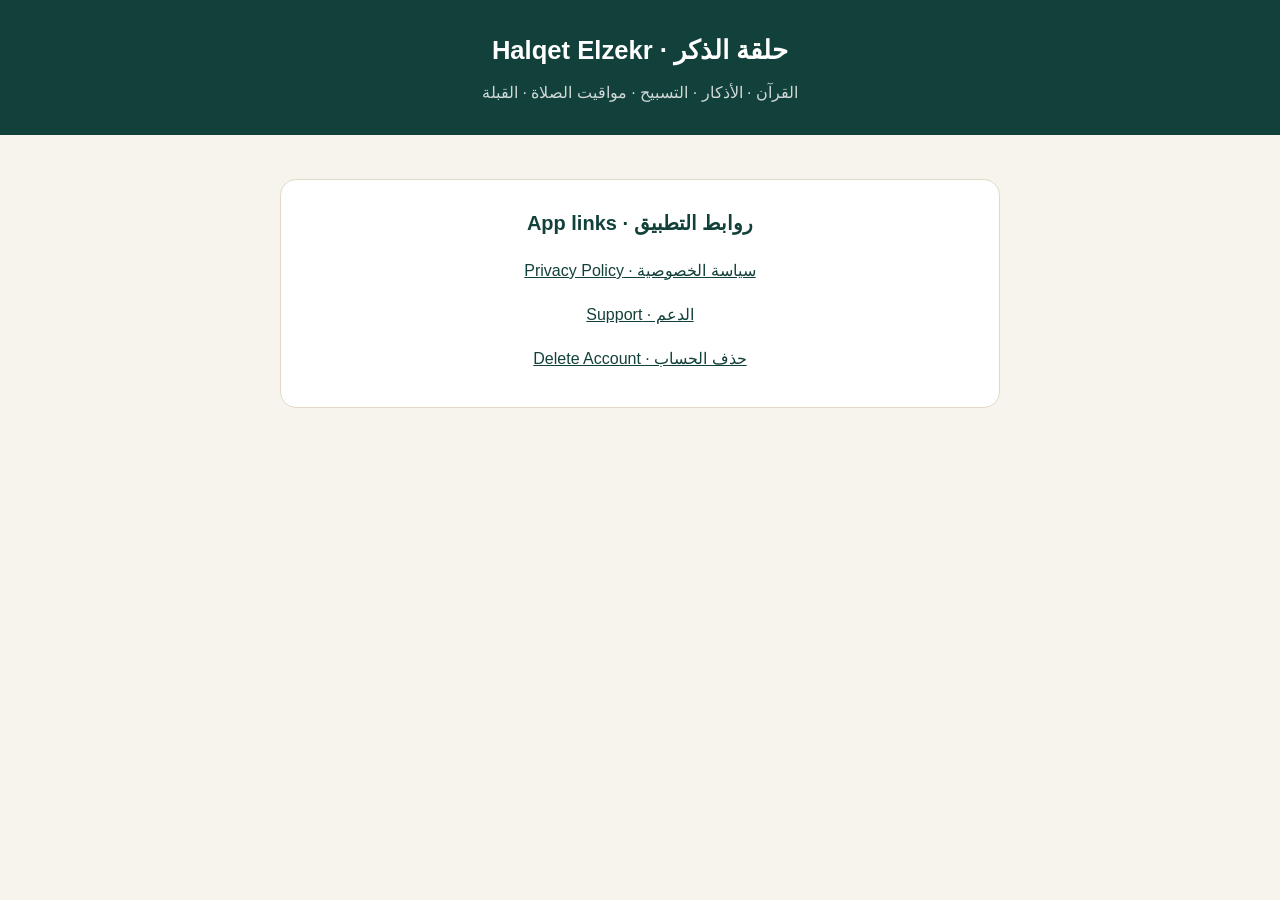
<file: index.html>
<!doctype html>
<html lang="ar" dir="rtl"><head><meta charset="utf-8"><meta name="viewport" content="width=device-width,initial-scale=1">
<title>حلقة الذكر · Halqet Elzekr</title><link rel="stylesheet" href="style.css"></head><body>
<header><h1>حلقة الذكر · Halqet Elzekr</h1><p>القرآن · الأذكار · التسبيح · مواقيت الصلاة · القبلة</p></header>
<main><section style="text-align:center"><h2>روابط التطبيق · App links</h2>
<p><a href="privacy.html">سياسة الخصوصية · Privacy Policy</a></p>
<p><a href="support.html">الدعم · Support</a></p>
<p><a href="https://omda07.github.io/HalqetElZekrDeletion/">حذف الحساب · Delete Account</a></p></section></main></body></html>
</file>
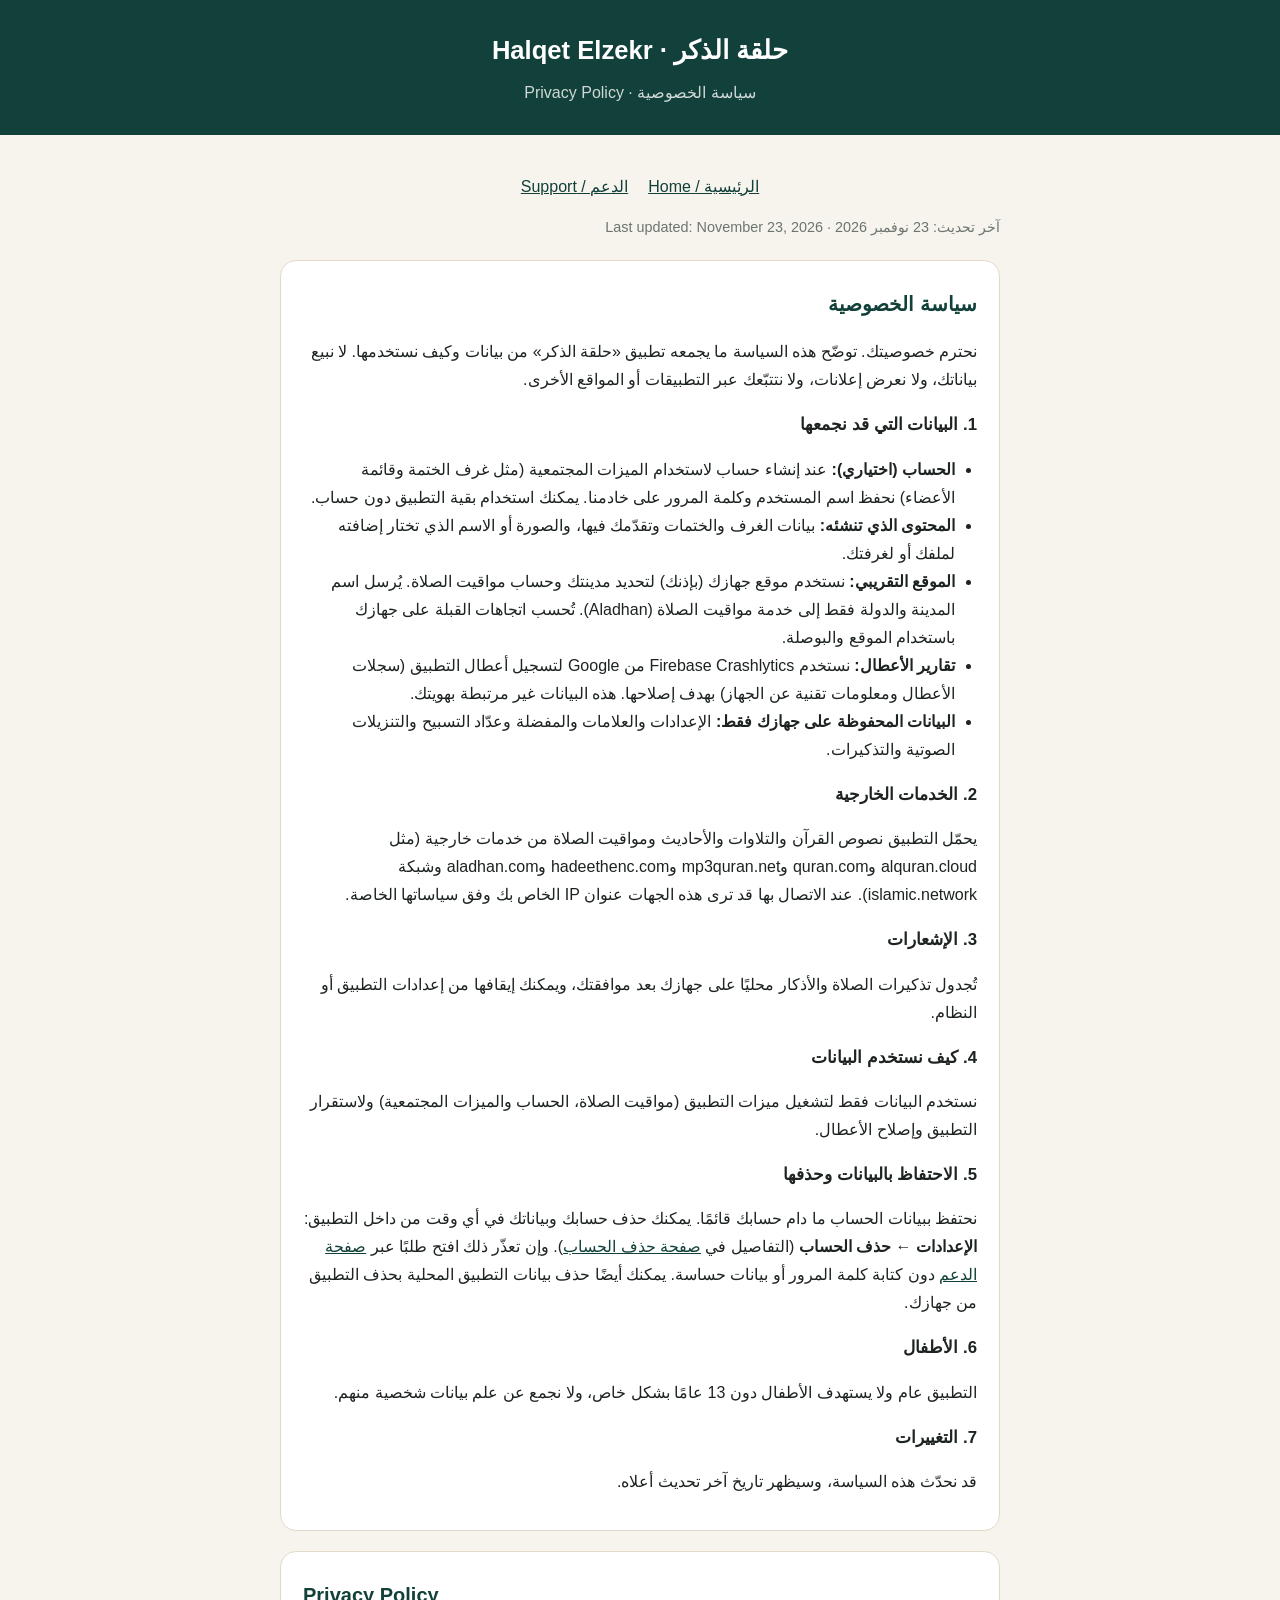
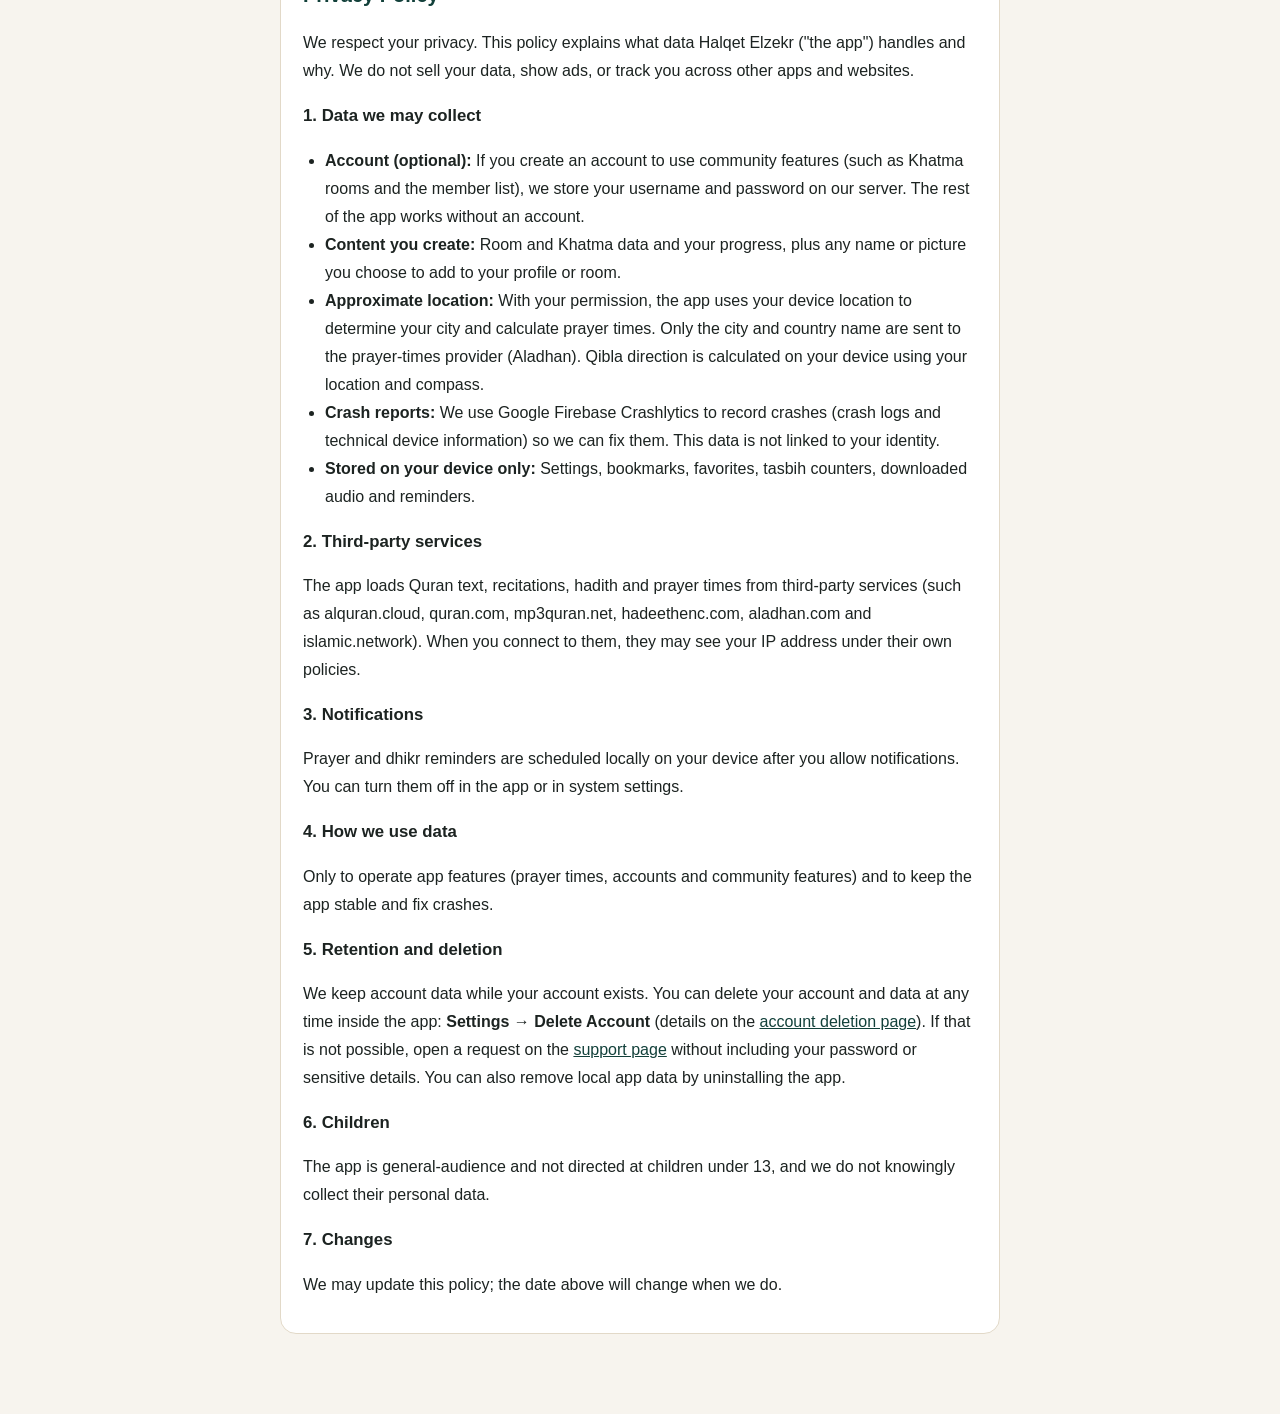
<file: privacy.html>
<!doctype html>
<html lang="ar" dir="rtl"><head><meta charset="utf-8"><meta name="viewport" content="width=device-width,initial-scale=1">
<title>سياسة الخصوصية · Privacy Policy — حلقة الذكر | Halqet Elzekr</title><link rel="stylesheet" href="style.css"></head><body>
<header><h1>حلقة الذكر · Halqet Elzekr</h1><p>سياسة الخصوصية · Privacy Policy</p></header>
<main>
<nav><a href="./">الرئيسية / Home</a><a href="support.html">الدعم / Support</a></nav>
<p class="mut">آخر تحديث: 23 نوفمبر 2026 · Last updated: November 23, 2026</p>

<section dir="rtl" lang="ar">
<h2>سياسة الخصوصية</h2>
<p>نحترم خصوصيتك. توضّح هذه السياسة ما يجمعه تطبيق «حلقة الذكر» من بيانات وكيف نستخدمها. لا نبيع بياناتك، ولا نعرض إعلانات، ولا نتتبّعك عبر التطبيقات أو المواقع الأخرى.</p>

<h3>1. البيانات التي قد نجمعها</h3>
<ul>
<li><b>الحساب (اختياري):</b> عند إنشاء حساب لاستخدام الميزات المجتمعية (مثل غرف الختمة وقائمة الأعضاء) نحفظ اسم المستخدم وكلمة المرور على خادمنا. يمكنك استخدام بقية التطبيق دون حساب.</li>
<li><b>المحتوى الذي تنشئه:</b> بيانات الغرف والختمات وتقدّمك فيها، والصورة أو الاسم الذي تختار إضافته لملفك أو لغرفتك.</li>
<li><b>الموقع التقريبي:</b> نستخدم موقع جهازك (بإذنك) لتحديد مدينتك وحساب مواقيت الصلاة. يُرسل اسم المدينة والدولة فقط إلى خدمة مواقيت الصلاة (Aladhan). تُحسب اتجاهات القبلة على جهازك باستخدام الموقع والبوصلة.</li>
<li><b>تقارير الأعطال:</b> نستخدم Firebase Crashlytics من Google لتسجيل أعطال التطبيق (سجلات الأعطال ومعلومات تقنية عن الجهاز) بهدف إصلاحها. هذه البيانات غير مرتبطة بهويتك.</li>
<li><b>البيانات المحفوظة على جهازك فقط:</b> الإعدادات والعلامات والمفضلة وعدّاد التسبيح والتنزيلات الصوتية والتذكيرات.</li>
</ul>

<h3>2. الخدمات الخارجية</h3>
<p>يحمّل التطبيق نصوص القرآن والتلاوات والأحاديث ومواقيت الصلاة من خدمات خارجية (مثل alquran.cloud وquran.com وmp3quran.net وhadeethenc.com وaladhan.com وشبكة islamic.network). عند الاتصال بها قد ترى هذه الجهات عنوان IP الخاص بك وفق سياساتها الخاصة.</p>

<h3>3. الإشعارات</h3>
<p>تُجدول تذكيرات الصلاة والأذكار محليًا على جهازك بعد موافقتك، ويمكنك إيقافها من إعدادات التطبيق أو النظام.</p>

<h3>4. كيف نستخدم البيانات</h3>
<p>نستخدم البيانات فقط لتشغيل ميزات التطبيق (مواقيت الصلاة، الحساب والميزات المجتمعية) ولاستقرار التطبيق وإصلاح الأعطال.</p>

<h3>5. الاحتفاظ بالبيانات وحذفها</h3>
<p>نحتفظ ببيانات الحساب ما دام حسابك قائمًا. يمكنك حذف حسابك وبياناتك في أي وقت من داخل التطبيق: <b>الإعدادات ← حذف الحساب</b> (التفاصيل في <a href="https://omda07.github.io/HalqetElZekrDeletion/">صفحة حذف الحساب</a>). وإن تعذّر ذلك افتح طلبًا عبر <a href="https://github.com/omda07/halqet-elzekr/issues/new">صفحة الدعم</a> دون كتابة كلمة المرور أو بيانات حساسة. يمكنك أيضًا حذف بيانات التطبيق المحلية بحذف التطبيق من جهازك.</p>

<h3>6. الأطفال</h3>
<p>التطبيق عام ولا يستهدف الأطفال دون 13 عامًا بشكل خاص، ولا نجمع عن علم بيانات شخصية منهم.</p>

<h3>7. التغييرات</h3>
<p>قد نحدّث هذه السياسة، وسيظهر تاريخ آخر تحديث أعلاه.</p>
</section>

<section dir="ltr" lang="en">
<h2>Privacy Policy</h2>
<p>We respect your privacy. This policy explains what data Halqet Elzekr ("the app") handles and why. We do not sell your data, show ads, or track you across other apps and websites.</p>

<h3>1. Data we may collect</h3>
<ul>
<li><b>Account (optional):</b> If you create an account to use community features (such as Khatma rooms and the member list), we store your username and password on our server. The rest of the app works without an account.</li>
<li><b>Content you create:</b> Room and Khatma data and your progress, plus any name or picture you choose to add to your profile or room.</li>
<li><b>Approximate location:</b> With your permission, the app uses your device location to determine your city and calculate prayer times. Only the city and country name are sent to the prayer-times provider (Aladhan). Qibla direction is calculated on your device using your location and compass.</li>
<li><b>Crash reports:</b> We use Google Firebase Crashlytics to record crashes (crash logs and technical device information) so we can fix them. This data is not linked to your identity.</li>
<li><b>Stored on your device only:</b> Settings, bookmarks, favorites, tasbih counters, downloaded audio and reminders.</li>
</ul>

<h3>2. Third-party services</h3>
<p>The app loads Quran text, recitations, hadith and prayer times from third-party services (such as alquran.cloud, quran.com, mp3quran.net, hadeethenc.com, aladhan.com and islamic.network). When you connect to them, they may see your IP address under their own policies.</p>

<h3>3. Notifications</h3>
<p>Prayer and dhikr reminders are scheduled locally on your device after you allow notifications. You can turn them off in the app or in system settings.</p>

<h3>4. How we use data</h3>
<p>Only to operate app features (prayer times, accounts and community features) and to keep the app stable and fix crashes.</p>

<h3>5. Retention and deletion</h3>
<p>We keep account data while your account exists. You can delete your account and data at any time inside the app: <b>Settings → Delete Account</b> (details on the <a href="https://omda07.github.io/HalqetElZekrDeletion/">account deletion page</a>). If that is not possible, open a request on the <a href="https://github.com/omda07/halqet-elzekr/issues/new">support page</a> without including your password or sensitive details. You can also remove local app data by uninstalling the app.</p>

<h3>6. Children</h3>
<p>The app is general-audience and not directed at children under 13, and we do not knowingly collect their personal data.</p>

<h3>7. Changes</h3>
<p>We may update this policy; the date above will change when we do.</p>
</section>
</main></body></html>
</file>
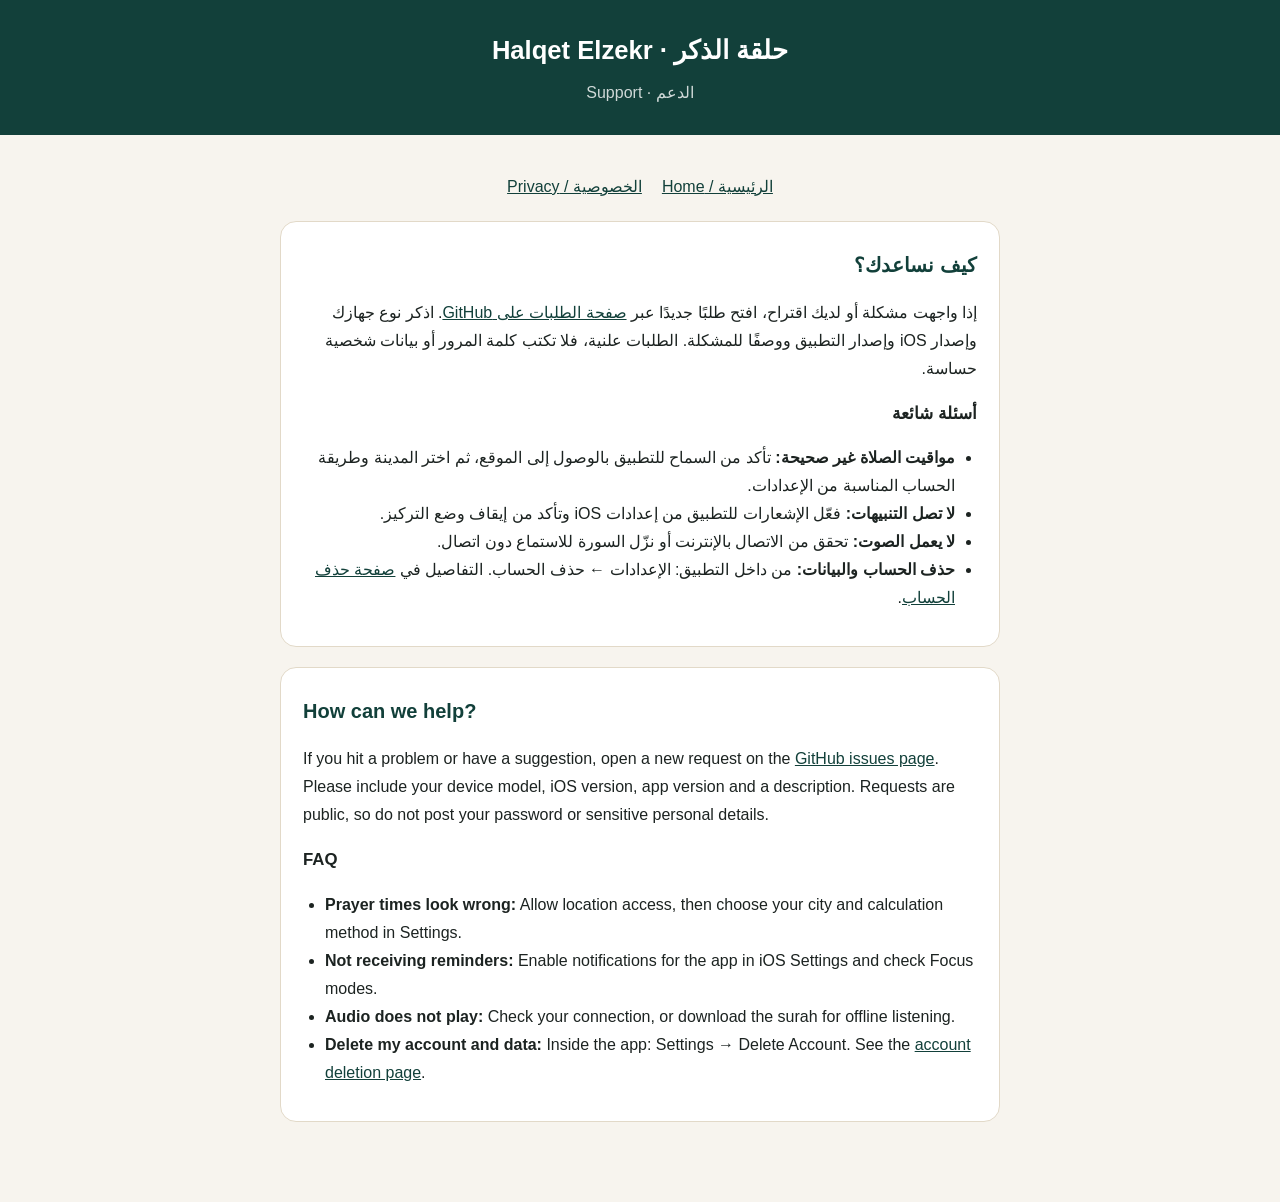
<file: support.html>
<!doctype html>
<html lang="ar" dir="rtl"><head><meta charset="utf-8"><meta name="viewport" content="width=device-width,initial-scale=1">
<title>الدعم · Support — حلقة الذكر | Halqet Elzekr</title><link rel="stylesheet" href="style.css"></head><body>
<header><h1>حلقة الذكر · Halqet Elzekr</h1><p>الدعم · Support</p></header>
<main>
<nav><a href="./">الرئيسية / Home</a><a href="privacy.html">الخصوصية / Privacy</a></nav>
<section dir="rtl" lang="ar">
<h2>كيف نساعدك؟</h2>
<p>إذا واجهت مشكلة أو لديك اقتراح، افتح طلبًا جديدًا عبر <a href="https://github.com/omda07/halqet-elzekr/issues/new">صفحة الطلبات على GitHub</a>. اذكر نوع جهازك وإصدار iOS وإصدار التطبيق ووصفًا للمشكلة. الطلبات علنية، فلا تكتب كلمة المرور أو بيانات شخصية حساسة.</p>
<h3>أسئلة شائعة</h3>
<ul>
<li><b>مواقيت الصلاة غير صحيحة:</b> تأكد من السماح للتطبيق بالوصول إلى الموقع، ثم اختر المدينة وطريقة الحساب المناسبة من الإعدادات.</li>
<li><b>لا تصل التنبيهات:</b> فعّل الإشعارات للتطبيق من إعدادات iOS وتأكد من إيقاف وضع التركيز.</li>
<li><b>لا يعمل الصوت:</b> تحقق من الاتصال بالإنترنت أو نزّل السورة للاستماع دون اتصال.</li>
<li><b>حذف الحساب والبيانات:</b> من داخل التطبيق: الإعدادات ← حذف الحساب. التفاصيل في <a href="https://omda07.github.io/HalqetElZekrDeletion/">صفحة حذف الحساب</a>.</li>
</ul>
</section>
<section dir="ltr" lang="en">
<h2>How can we help?</h2>
<p>If you hit a problem or have a suggestion, open a new request on the <a href="https://github.com/omda07/halqet-elzekr/issues/new">GitHub issues page</a>. Please include your device model, iOS version, app version and a description. Requests are public, so do not post your password or sensitive personal details.</p>
<h3>FAQ</h3>
<ul>
<li><b>Prayer times look wrong:</b> Allow location access, then choose your city and calculation method in Settings.</li>
<li><b>Not receiving reminders:</b> Enable notifications for the app in iOS Settings and check Focus modes.</li>
<li><b>Audio does not play:</b> Check your connection, or download the surah for offline listening.</li>
<li><b>Delete my account and data:</b> Inside the app: Settings → Delete Account. See the <a href="https://omda07.github.io/HalqetElZekrDeletion/">account deletion page</a>.</li>
</ul>
</section>
</main></body></html>
</file>
<file: style.css>
:root{--g:#12403a;--bg:#f7f4ee;--ink:#1c2321;--mut:#6b746f;--line:#e2d9c8}
*{box-sizing:border-box}body{margin:0;background:var(--bg);color:var(--ink);font:16px/1.75 -apple-system,"Segoe UI",Tahoma,Arial,sans-serif}
header{background:var(--g);color:#fff;padding:28px 20px;text-align:center}header h1{margin:0;font-size:1.6rem}header p{margin:6px 0 0;opacity:.8}
main{max-width:760px;margin:0 auto;padding:24px 20px 60px}section{background:#fff;border:1px solid var(--line);border-radius:16px;padding:8px 22px 18px;margin:20px 0}
h2{color:var(--g);font-size:1.25rem;margin:18px 0 6px}h3{font-size:1.05rem;margin:14px 0 4px}a{color:var(--g)}
ul{padding-inline-start:22px}.mut{color:var(--mut);font-size:.9rem}nav{text-align:center;margin:14px 0}nav a{margin:0 10px}
</file>
